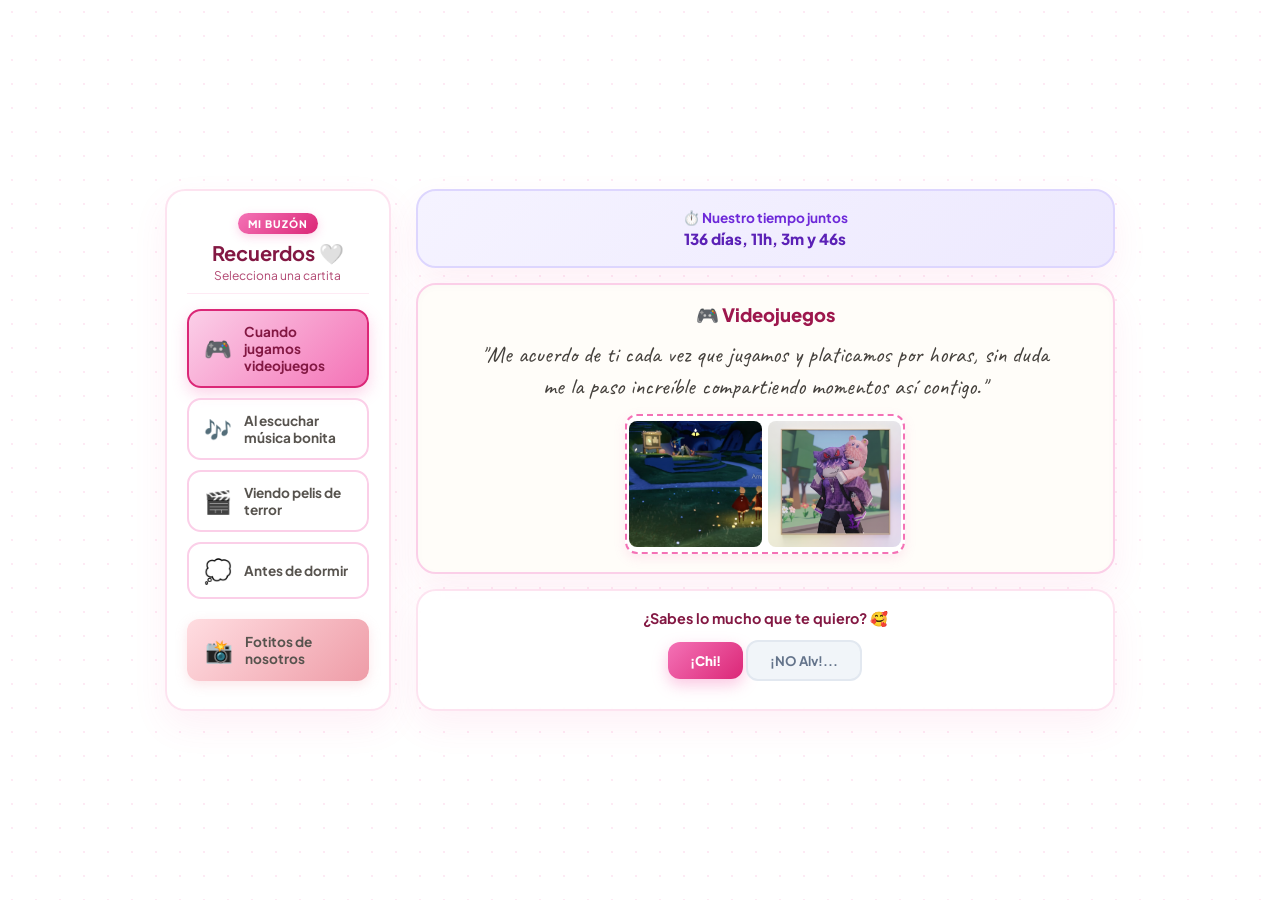
<file: index.html>
<!DOCTYPE html>
<html lang="es">
<head>
    <meta charset="UTF-8">
    <meta name="viewport" content="width=device-width, initial-scale=1.0">
    <title>Cosas que me recuerdan a ti 💌</title>
    <link rel="stylesheet" href="style.css">
    <link href="https://fonts.googleapis.com/css2?family=Plus+Jakarta+Sans:wght@400;600;800&family=Caveat:wght@600&display=swap" rel="stylesheet">
</head>
<body>

    <div class="main-layout">
        
        <!-- ================= COLUMNA IZQUIERDA: LOS 4 BOTONES DE CARTAS ================= -->
        <div class="left-sidebar">
            <div class="sidebar-header">
                <span class="tag">Mi Buzón</span>
                <h2>Recuerdos 🤍</h2>
                <p>Selecciona una cartita</p>
            </div>

            <div class="cards-grid-sidebar">
                <!-- Carta 1: Videojuegos (Tiene 2 imágenes) -->
                <button class="letter-card-btn active" data-target="carta1">
                    <span class="card-icon">🎮</span>
                    <span class="card-title">Cuando jugamos videojuegos</span>
                </button>

                <!-- Carta 2: Música bonita -->
                <button class="letter-card-btn" data-target="carta2">
                    <span class="card-icon">🎶</span>
                    <span class="card-title">Al escuchar música bonita</span>
                </button>

                <!-- Carta 3: Películas de terror -->
                <button class="letter-card-btn" data-target="carta3">
                    <span class="card-icon">🎬</span>
                    <span class="card-title">Viendo pelis de terror</span>
                </button>

                <!-- Carta 4: Pensar en él acostado -->
                <button class="letter-card-btn" data-target="carta4">
                    <span class="card-icon">💭</span>
                    <span class="card-title">Antes de dormir</span>
                </button>

                <!-- Botón de redirección: Fotitos de nosotros -->
                <a href="nosotros.html" class="extra-redirect-btn">
                    <span class="card-icon">📸</span>
                    <span class="card-title">Fotitos de nosotros</span>
                </a>
            </div>
        </div>

        <!-- ================= COLUMNA DERECHA: PANTALLA DE INFORMACIÓN ================= -->
        <div class="right-content-panel">
            
            <!-- Contador de tiempo superior -->
            <div class="info-card counter-card">
                <h3>⏱️ Nuestro tiempo juntos</h3>
                <div id="counter">Calculando momentos...</div>
            </div>

            <!-- Panel donde cambia la información según la carta seleccionada -->
            <div class="info-card display-card">
                
                <!-- CARTA 1 -->
                <div class="content-pane active-pane" id="carta1">
                    <h3>🎮 Videojuegos</h3>
                    <p class="handwritten-text">"Me acuerdo de ti cada vez que jugamos y platicamos por horas, sin duda me la paso increíble compartiendo momentos así contigo."</p>
                    <div class="double-img-frame">
                        <img src="images/fotojuego.jpeg" alt="Recuerdo 1 - Parte A">
                        <img src="images/foto1.jpg" alt="Recuerdo 1 - Parte B">
                    </div>
                </div>

                <!-- CARTA 2 -->
               <div class="content-pane" id="carta2">
                    <h3>🎶 Al escuchar música bonita</h3>
                    <p class="handwritten-text">"Hay canciones que suenan y automáticamente pienso en ti, en tus pláticas y en lo mucho que gustaría estar a tu lado."</p>
                    
                    <div class="triple-img-frame">
                        <img src="images/musica1.jpeg" alt="Canción 1">
                        <img src="images/musica2.jpeg" alt="Canción 2">
                        <img src="images/musica3.jpeg" alt="Canción 3">
                    </div>

                    <a href="https://open.spotify.com/playlist/58lTkAczyCamI6w68VBUKx?si=KwWoGe0wRruUcgu0gqG-pw&utm_source=copy-link&pi=WupDKWzWT5ekM" target="_blank" class="spotify-btn">
                        🎧 Más canciones que me recuerdan a ti
                    </a>
                </div>

                <!-- CARTA 3 -->
                <div class="content-pane" id="carta3">
                    <h3>🎬 Viendo pelis de terror</h3>
                    <p class="handwritten-text">"Me encanta compartir contigo ese gusto por las pelis de terror, aunque te den miedo jajaja, me encanta poder abrazarte,
                        besarte y sentirte cuando estamos juntos, y esa es una de las cosas que siempre me harán recordarte."</p>
                    <div class="single-img-frame">
                        <img src="images/imagen1.jpeg" alt="Recuerdo de terror">
                    </div>
                </div>

                <!-- CARTA 4: Antes de dormir (Con video) -->
                <div class="content-pane" id="carta4">
                    <h3>💭 Antes de dormir (Acostado)</h3>
                    <p class="handwritten-text">"Cuando ya estoy acostado en mi cama, cierro los ojos y pienso en lo bonito que sería que estuvieras aquí a mi lado,
                        abrazaditos, besandonosss y siendo muy felicess."</p>
                    
                    <div class="video-frame">
                        <video controls autoplay muted loop playsinline>
                            <source src="images/video1.mp4" type="video/mp4">
                            Tu navegador no soporta videos.
                        </video>
                    </div>
                </div>

            </div>

            <div class="info-card question-card">
                <h3>¿Sabes lo mucho que te quiero? 🥰</h3>
                <div class="buttons-container">
                    <button id="yes-btn" class="primary-btn">¡Chi!</button>
                    <button id="no-btn" class="secondary-btn">¡NO Alv!...</button>
                </div>
                <p id="response-msg"></p>
            </div>

        </div>

    </div>

    <script src="script.js"></script>
</body>
</html>
</file>
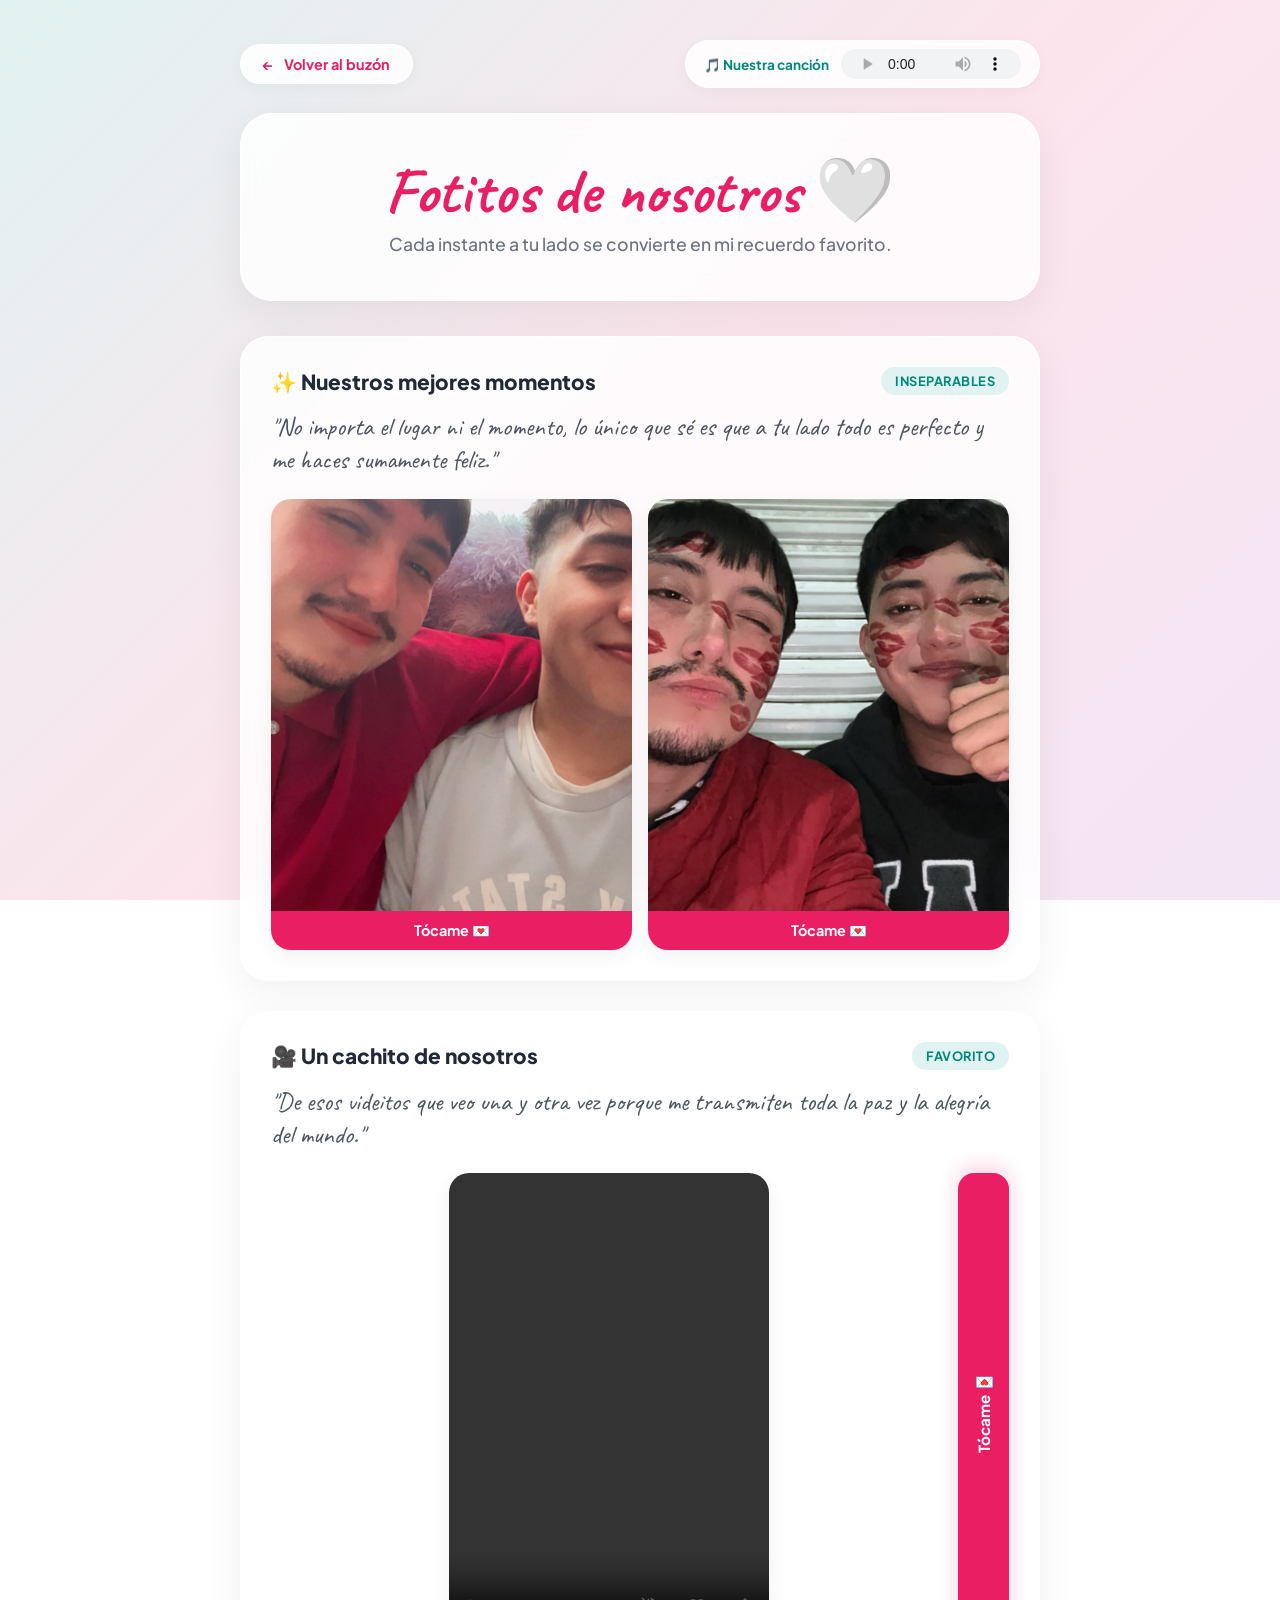
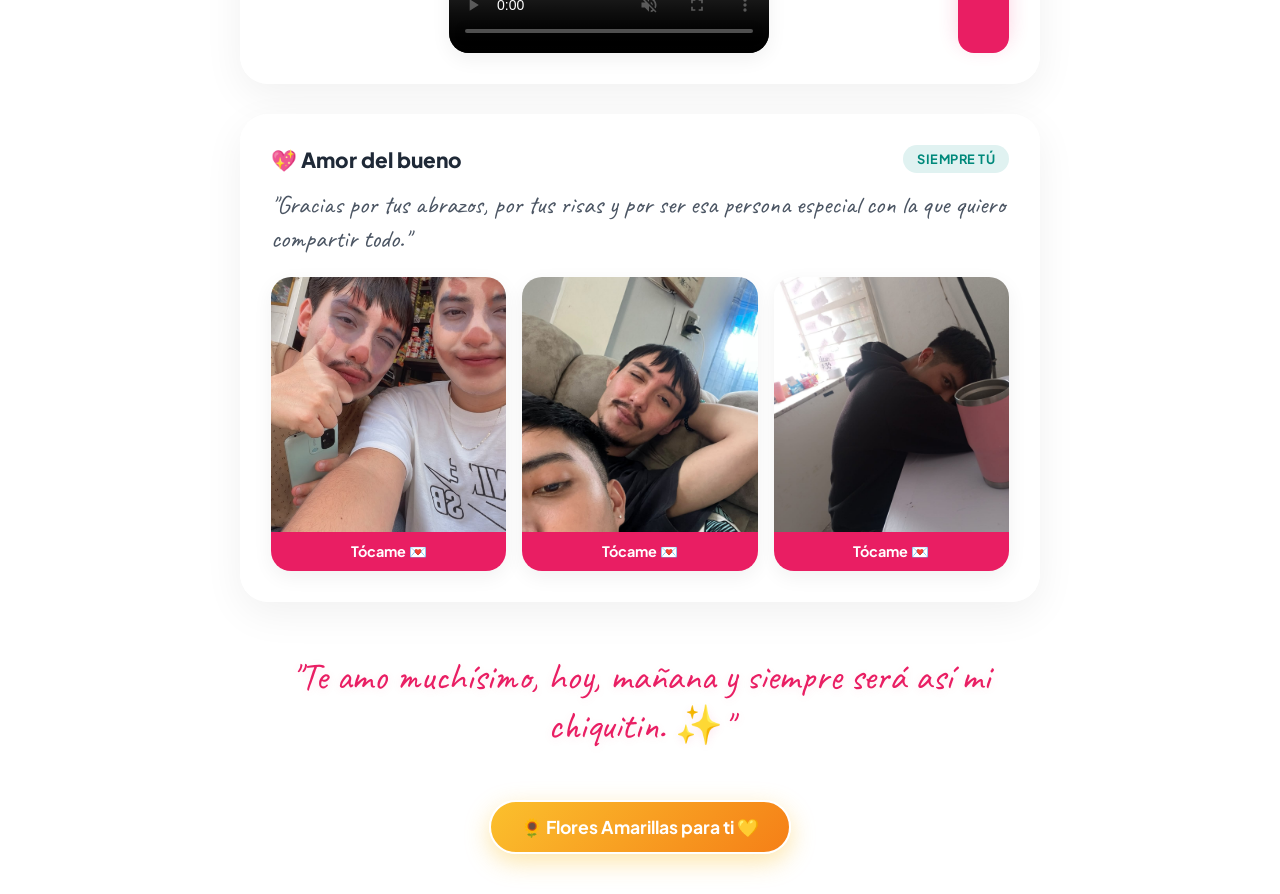
<file: nosotros.html>
<!DOCTYPE html>
<html lang="es">
<head>
    <meta charset="UTF-8">
    <meta name="viewport" content="width=device-width, initial-scale=1.0">
    <title>Nuestros Momentos 🤍</title>
    <link href="https://fonts.googleapis.com/css2?family=Plus+Jakarta+Sans:wght@400;500;600;700;800&family=Caveat:wght@500;700&display=swap" rel="stylesheet">
    <style>
        :root {
            --bg-gradient: linear-gradient(135deg, #e0f2f1 0%, #fce4ec 50%, #f3e5f5 100%);
            --glass-bg: rgba(255, 255, 255, 0.85);
            --glass-border: rgba(255, 255, 255, 0.95);
            --primary-pink: #e91e63;
            --accent-teal: #00897b;
            --text-color: #374151;
            --card-shadow: 0 12px 40px rgba(0, 0, 0, 0.06);
        }

        * {
            box-sizing: border-box;
            margin: 0;
            padding: 0;
        }

        body {
            font-family: 'Plus Jakarta Sans', sans-serif;
            background: var(--bg-gradient);
            background-attachment: fixed;
            min-height: 100vh;
            color: var(--text-color);
            padding: 40px 20px;
            display: flex;
            justify-content: center;
            overflow-x: hidden;
            position: relative;
        }

        /* CORAZONES FLOTANTES AUTOMÁTICOS DE FONDO */
        .floating-heart {
            position: fixed;
            bottom: -50px;
            font-size: 1.8rem;
            user-select: none;
            pointer-events: none;
            z-index: 9999;
            animation: floatUpAnimation 5s linear forwards;
            filter: drop-shadow(0 2px 6px rgba(233, 30, 99, 0.3));
        }

        @keyframes floatUpAnimation {
            0% {
                transform: translateY(0) scale(0.5) rotate(0deg);
                opacity: 0;
            }
            15% {
                opacity: 0.9;
            }
            85% {
                opacity: 0.9;
            }
            100% {
                transform: translateY(-110vh) scale(1.3) rotate(360deg);
                opacity: 0;
            }
        }

        .page-wrapper {
            width: 100%;
            max-width: 800px;
            position: relative;
            z-index: 2;
        }

        .top-bar {
            display: flex;
            justify-content: space-between;
            align-items: center;
            margin-bottom: 25px;
            gap: 15px;
            flex-wrap: wrap;
        }

        .back-btn {
            display: inline-flex;
            align-items: center;
            gap: 10px;
            text-decoration: none;
            background: var(--glass-bg);
            backdrop-filter: blur(12px);
            color: var(--primary-pink);
            padding: 10px 22px;
            border-radius: 50px;
            font-weight: 700;
            font-size: 0.9rem;
            box-shadow: 0 4px 15px rgba(0, 0, 0, 0.04);
            border: 1px solid var(--glass-border);
            transition: all 0.3s ease;
        }

        .back-btn:hover {
            background: var(--primary-pink);
            color: #fff;
            transform: translateY(-3px);
        }

        .music-widget {
            display: flex;
            align-items: center;
            gap: 12px;
            background: var(--glass-bg);
            backdrop-filter: blur(12px);
            padding: 8px 18px;
            border-radius: 50px;
            border: 1px solid var(--glass-border);
            box-shadow: 0 4px 15px rgba(0, 0, 0, 0.04);
        }

        .music-widget span {
            font-size: 0.85rem;
            font-weight: 700;
            color: var(--accent-teal);
        }

        .music-widget audio {
            height: 30px;
            width: 180px;
        }

        .hero-header {
            background: var(--glass-bg);
            backdrop-filter: blur(16px);
            border: 1px solid var(--glass-border);
            padding: 45px 30px;
            border-radius: 32px;
            text-align: center;
            box-shadow: var(--card-shadow);
            margin-bottom: 35px;
        }

        .hero-header h1 {
            font-family: 'Caveat', cursive;
            font-size: 4rem;
            color: var(--primary-pink);
            margin-bottom: 10px;
            line-height: 1;
        }

        .hero-header p {
            font-size: 1.1rem;
            color: #6b7280;
            font-weight: 500;
        }

        .memories-container {
            display: flex;
            flex-direction: column;
            gap: 30px;
        }

        .memory-box {
            background: var(--glass-bg);
            backdrop-filter: blur(16px);
            border: 1px solid var(--glass-border);
            border-radius: 28px;
            padding: 30px;
            box-shadow: var(--card-shadow);
            transition: transform 0.3s ease;
        }

        .memory-box:hover {
            transform: translateY(-4px);
        }

        .memory-info {
            display: flex;
            justify-content: space-between;
            align-items: center;
            margin-bottom: 15px;
        }

        .memory-label {
            font-size: 1.3rem;
            font-weight: 800;
            color: #1f2937;
        }

        .memory-badge {
            font-size: 0.8rem;
            background: #e0f2f1;
            color: var(--accent-teal);
            padding: 6px 14px;
            border-radius: 20px;
            font-weight: 700;
            letter-spacing: 0.5px;
            text-transform: uppercase;
        }

        .memory-quote {
            font-family: 'Caveat', cursive;
            font-size: 1.6rem;
            color: #4b5563;
            margin-bottom: 22px;
            line-height: 1.3;
        }

        .media-grid-modern {
            display: grid;
            grid-template-columns: repeat(auto-fit, minmax(220px, 1fr));
            gap: 16px;
        }

        .media-slot {
            border-radius: 20px;
            overflow: hidden;
            background: #fff;
            box-shadow: 0 6px 20px rgba(0, 0, 0, 0.06);
            aspect-ratio: 4 / 5;
            position: relative;
            display: flex;
            flex-direction: column;
        }

        .media-slot img, 
        .media-slot video {
            width: 100%;
            height: 100%;
            object-fit: cover;
            display: block;
            transition: transform 0.6s ease;
        }

        .media-slot:hover img {
            transform: scale(1.06);
        }

        /* ESTILOS ESPECÍFICOS PARA EL CONTENEDOR DEL VIDEO (MÁS ALTO Y CON BOTÓN A UN LADO) */
        .video-container-flex {
            display: flex;
            gap: 12px;
            align-items: stretch;
            grid-column: 1 / -1;
        }

       .media-slot.video-slot {
            aspect-ratio: 9 / 16;
            max-width: 320px;
            max-height: 480px;
            margin: 0 auto;
            flex: unset;
            width: 100%;
            grid-column: auto;
        }

        .tocame-video-btn {
            background: var(--primary-pink);
            color: white;
            border: none;
            padding: 0 16px;
            border-radius: 16px;
            font-family: 'Plus Jakarta Sans', sans-serif;
            font-weight: 700;
            font-size: 0.95rem;
            cursor: pointer;
            transition: background 0.3s ease;
            display: flex;
            align-items: center;
            justify-content: center;
            box-shadow: 0 6px 20px rgba(233, 30, 99, 0.2);
            writing-mode: vertical-lr; /* Pone el texto vertical de lado de manera estética */
            transform: rotate(180deg);
        }

        .tocame-video-btn:hover {
            background: #d81b60;
        }

        /* ESTILOS PARA EL BOTÓN Y EL MENSAJE FLOTANTE EN FOTOS */
        .tocame-btn {
            background: var(--primary-pink);
            color: white;
            border: none;
            padding: 10px;
            font-family: 'Plus Jakarta Sans', sans-serif;
            font-weight: 700;
            font-size: 0.9rem;
            cursor: pointer;
            transition: background 0.3s ease;
            width: 100%;
            text-align: center;
        }

        .tocame-btn:hover {
            background: #d81b60;
        }

        .media-slot-wrapper {
            position: relative;
        }

        .floating-message {
            display: none;
            position: absolute;
            top: 0;
            left: 105%;
            width: 220px;
            background: #ffffff;
            border: 2px solid var(--primary-pink);
            padding: 15px;
            border-radius: 16px;
            box-shadow: 0 10px 30px rgba(233, 30, 99, 0.2);
            font-family: 'Caveat', cursive;
            font-size: 1.4rem;
            color: #880e4f;
            z-index: 100;
            animation: fadeInSide 0.3s ease;
        }

        .floating-message.show {
            display: block;
        }

        @keyframes fadeInSide {
            from { opacity: 0; transform: translateX(-10px); }
            to { opacity: 1; transform: translateX(0); }
        }

        .footer-message {
            text-align: center;
            padding: 50px 20px 20px;
            font-family: 'Caveat', cursive;
            font-size: 2.4rem;
            color: var(--primary-pink);
            text-shadow: 0 2px 10px rgba(233, 30, 99, 0.1);
        }

        @media (max-width: 768px) {
            body { padding: 15px 10px; }
            .hero-header h1 { font-size: 3.2rem; }
            .music-widget { width: 100%; justify-content: center; }
            .top-bar { justify-content: center; }
            
            .video-container-flex {
                flex-direction: column;
            }
            .tocame-video-btn {
                writing-mode: horizontal-tb;
                transform: none;
                padding: 12px;
                width: 100%;
            }

            .floating-message {
                left: 0;
                top: 105%;
                width: 100%;
            }
        }
    </style>
</head>
<body>

    <div class="page-wrapper">
        
        <!-- Barra superior: Regresar + Música -->
        <div class="top-bar">
            <a href="index.html" class="back-btn">
                <span>←</span> Volver al buzón
            </a>

            <!-- Reproductor de música de fondo -->
            <div class="music-widget">
                <span>🎵 Nuestra canción</span>
                <audio controls loop>
                    <source src="images/cancion.m4a" type="audio/mp3">
                    Tu navegador no soporta audio.
                </audio>
            </div>
        </div>

        <!-- Encabezado Estético -->
        <header class="hero-header">
            <h1>Fotitos de nosotros 🤍</h1>
            <p>Cada instante a tu lado se convierte en mi recuerdo favorito.</p>
        </header>

        <!-- Bloques de Recuerdos -->
        <div class="memories-container">
            
            <!-- Recuerdo 1 -->
            <div class="memory-box">
                <div class="memory-info">
                    <span class="memory-label">✨ Nuestros mejores momentos</span>
                    <span class="memory-badge">Inseparables</span>
                </div>
                <p class="memory-quote">"No importa el lugar ni el momento, lo único que sé es que a tu lado todo es perfecto y me haces sumamente feliz."</p>
                
                <div class="media-grid-modern">
                    <div class="media-slot-wrapper">
                        <div class="media-slot">
                            <div style="flex: 1; overflow: hidden;">
                                <img src="images/Momento3.jpeg" alt="Recuerdo 1">
                            </div>
                            <button class="tocame-btn" onclick="toggleMessage('msg1')">Tócame 💌</button>
                        </div>
                        <div id="msg1" class="floating-message">
                            "Esta fue nuestra primer fotito juntos y le guardo un gran cariño mi amor."
                        </div>
                    </div>

                    <div class="media-slot-wrapper">
                        <div class="media-slot">
                            <div style="flex: 1; overflow: hidden;">
                                <img src="images/Momento4.jpeg" alt="Recuerdo 2">
                            </div>
                            <button class="tocame-btn" onclick="toggleMessage('msg2')">Tócame 💌</button>
                        </div>
                        <div id="msg2" class="floating-message">
                            "ESta fotito fue la segunda vez que salimos, a comer taquitos y platicar un rato."
                        </div>
                    </div>
                </div>
            </div>

            <!-- Recuerdo 2 (Video ajustado con botón a un lado) -->
            <div class="memory-box">
                <div class="memory-info">
                    <span class="memory-label">🎥 Un cachito de nosotros</span>
                    <span class="memory-badge">Favorito</span>
                </div>
                <p class="memory-quote">"De esos videitos que veo una y otra vez porque me transmiten toda la paz y la alegría del mundo."</p>
                
                <div class="media-grid-modern">
                    <div class="media-slot-wrapper" style="grid-column: 1 / -1;">
                        <div class="video-container-flex">
                            <div class="media-slot video-slot">
                                <video controls autoplay muted loop playsinline style="width: 100%; height: 100%; display: block;">
                                    <source src="images/WhatsApp Video 2026-09-21 at 8.36.11 PM.mp4" type="video/mp4">
                                    Tu navegador no soporta videos.
                                </video>
                            </div>
                            <button class="tocame-video-btn" onclick="toggleMessage('msgVideo')">Tócame 💌</button>
                        </div>
                        <div id="msgVideo" class="floating-message">
                            "Una recopilación de los pequeños pero grandiosos momentos a tu ladito mi amorrrr, te amooo."
                        </div>
                    </div>
                </div>
            </div>

            <!-- Recuerdo 3: Las 3 imágenes -->
            <div class="memory-box">
                <div class="memory-info">
                    <span class="memory-label">💖 Amor del bueno</span>
                    <span class="memory-badge">Siempre tú</span>
                </div>
                <p class="memory-quote">"Gracias por tus abrazos, por tus risas y por ser esa persona especial con la que quiero compartir todo."</p>
                
                <div class="media-grid-modern">
                    <div class="media-slot-wrapper">
                        <div class="media-slot">
                            <div style="flex: 1; overflow: hidden;">
                                <img src="images/Momento6.jpeg" alt="Recuerdo 3">
                            </div>
                            <button class="tocame-btn" onclick="toggleMessage('msg3')">Tócame 💌</button>
                        </div>
                        <div id="msg3" class="floating-message">
                            "Cualquier momento y actividad a tu lado es increíble para mí."
                        </div>
                    </div>

                    <div class="media-slot-wrapper">
                        <div class="media-slot">
                            <div style="flex: 1; overflow: hidden;">
                                <img src="images/Momento2.jpeg" alt="Recuerdo 4">
                            </div>
                            <button class="tocame-btn" onclick="toggleMessage('msg4')">Tócame 💌</button>
                        </div>
                        <div id="msg4" class="floating-message">
                            "Uno de los tantos días que fuí a tu casita, y me permitiste entrar a tu casa."
                        </div>
                    </div>

                    <div class="media-slot-wrapper">
                        <div class="media-slot">
                            <div style="flex: 1; overflow: hidden;">
                                <img src="images/Momento5.jpeg" alt="Recuerdo 5">
                            </div>
                            <button class="tocame-btn" onclick="toggleMessage('msg5')">Tócame 💌</button>
                        </div>
                        <div id="msg5" class="floating-message">
                            "Contigo quiero vivir mil aventuras más y seguir juntando y haciendo momentos juntos, porque hasta cuando no hacemos nada, para mí ya es mucho por la simple razón de estar a tu lado."
                        </div>
                    </div>
                </div>
            </div>

        </div>

        <!-- Pie de página -->
        <div class="footer-message">
            "Te amo muchísimo, hoy, mañana y siempre será así mi chiquitin. ✨"
        </div>

        <!-- Botón agregado al final con el enlace de las flores amarillas -->
        <div style="text-align: center; margin-top: 30px;">
           <a href="galaxia-flores-amarillas.html" style="display: inline-flex; align-items: center; justify-content: center; gap: 10px; background: linear-gradient(135deg, #fbc02d, #f57f17); color: #fff; text-decoration: none; padding: 14px 30px; border-radius: 50px; font-family: 'Plus Jakarta Sans', sans-serif; font-weight: 700; font-size: 1.1rem; box-shadow: 0 8px 25px rgba(251, 192, 45, 0.4); border: 2px solid #fff; transition: all 0.3s ease;">
                🌻 Flores Amarillas para ti 💛
            </a>
        </div>

    </div>

    <!-- Script para los corazones y el despliegue del mensaje a un lado -->
    <script>
        function spawnFloatingHeart() {
            const heart = document.createElement('div');
            heart.classList.add('floating-heart');
            
            const symbols = ['❤️', '💖', '🤍', '✨', '💕', '💗'];
            heart.innerHTML = symbols[Math.floor(Math.random() * symbols.length)];
            
            heart.style.left = Math.random() * 95 + 'vw';
            heart.style.fontSize = (Math.random() * 1.2 + 1) + 'rem';
            
            const duration = Math.random() * 3 + 4;
            heart.style.animationDuration = duration + 's';
            
            document.body.appendChild(heart);

            setTimeout(() => {
                heart.remove();
            }, duration * 1000);
        }

        setInterval(spawnFloatingHeart, 350);

        function toggleMessage(msgId) {
            const msg = document.getElementById(msgId);
            document.querySelectorAll('.floating-message').forEach(m => {
                if(m.id !== msgId) m.classList.remove('show');
            });
            msg.classList.toggle('show');
        }
    </script>
    <script>
    // Reproduce la música automáticamente al primer toque o clic del usuario en la página
    document.addEventListener('click', function() {
        const audio = document.querySelector('audio');
        if (audio && audio.paused) {
            audio.play().catch(e => console.log("Audio play prevented"));
        }
    }, { once: true }); // Se ejecuta solo una vez al entrar
</script>
</body>
</html>
</file>
<file: style.css>
* {
    margin: 0;
    padding: 0;
    box-sizing: border-box;
    font-family: 'Plus Jakarta Sans', sans-serif;
}

body {
    /* Fondo pastel suave y romántico (degradado lila/rosa con puntitos sutiles) */
    background: linear-gradient(135deg, #fce7f3 0%, #f3e8ff 50%, #e0f2fe 100%);
    background-image: radial-gradient(rgba(244, 114, 182, 0.15) 1.5px, transparent 1.5px);
    background-size: 24px 24px;
    min-height: 100vh;
    display: flex;
    justify-content: center;
    align-items: center;
    padding: 20px;
    color: #4b5563;
}

/* Layout principal de dos columnas */
.main-layout {
    display: flex;
    gap: 25px;
    max-width: 950px;
    width: 100%;
    align-items: stretch;
}

/* ================= COLUMNA IZQUIERDA ================= */
.left-sidebar {
    width: 320px;
    background: rgba(255, 255, 255, 0.8);
    backdrop-filter: blur(12px);
    border: 2px solid rgba(244, 114, 182, 0.2);
    border-radius: 20px;
    padding: 20px;
    display: flex;
    flex-direction: column;
    gap: 15px;
    box-shadow: 0 15px 35px rgba(236, 72, 153, 0.08);
}

.sidebar-header {
    text-align: center;
    padding-bottom: 10px;
    border-bottom: 1px solid rgba(244, 114, 182, 0.15);
}

.tag {
    background: linear-gradient(135deg, #f472b6 0%, #db2777 100%);
    color: white;
    font-size: 0.65rem;
    font-weight: 800;
    padding: 4px 10px;
    border-radius: 20px;
    text-transform: uppercase;
    letter-spacing: 1px;
    box-shadow: 0 3px 10px rgba(244, 114, 182, 0.3);
}

.sidebar-header h2 {
    font-size: 1.25rem;
    color: #831843;
    margin-top: 8px;
    margin-bottom: 2px;
}

.sidebar-header p {
    font-size: 0.75rem;
    color: #9d174d;
    opacity: 0.8;
}

.cards-grid-sidebar {
    display: flex;
    flex-direction: column;
    gap: 10px;
}

/* Botones en forma de carta del lado izquierdo (Tonos pastel) */
.letter-card-btn {
    background: rgba(255, 255, 255, 0.6);
    border: 2px solid #fbcfe8;
    border-radius: 14px;
    padding: 12px 15px;
    display: flex;
    align-items: center;
    gap: 12px;
    cursor: pointer;
    transition: all 0.25s ease;
    text-align: left;
}

.letter-card-btn:hover {
    background: #fdf2f8;
    border-color: #f472b6;
    transform: translateX(4px);
}

.letter-card-btn.active {
    background: linear-gradient(135deg, #fbcfe8 0%, #f472b6 100%);
    border-color: #db2777;
    box-shadow: 0 6px 15px rgba(244, 114, 182, 0.3);
}

.letter-card-btn.active .card-title {
    color: #831843;
}

.card-icon {
    font-size: 1.4rem;
}

.card-title {
    font-size: 0.85rem;
    font-weight: 700;
    color: #57534e;
}

/* ================= COLUMNA DERECHA ================= */
.right-content-panel {
    flex-grow: 1;
    display: flex;
    flex-direction: column;
    gap: 15px;
}

.info-card {
    background: rgba(255, 255, 255, 0.8);
    backdrop-filter: blur(12px);
    border: 2px solid rgba(244, 114, 182, 0.2);
    border-radius: 20px;
    padding: 18px 20px;
    box-shadow: 0 15px 35px rgba(236, 72, 153, 0.08);
}

/* Tarjeta contador con toque lila/dorado suave */
.counter-card {
    text-align: center;
    background: linear-gradient(135deg, #f5f3ff 0%, #ede9fe 100%);
    border-color: #ddd6fe;
}

.counter-card h3 {
    color: #6d28d9;
    font-size: 0.85rem;
    margin-bottom: 3px;
    font-weight: 700;
}

#counter {
    font-size: 0.95rem;
    font-weight: 800;
    color: #5b21b6;
}

/* Panel de visualización de contenido derecho (Estilo papel de carta con tono cálido) */
.display-card {
    background: #fffdf9;
    color: #2d2327;
    border: 2px solid #fbcfe8;
    min-height: 280px;
    display: flex;
    align-items: center;
    justify-content: center;
    box-shadow: inset 0 2px 8px rgba(0,0,0,0.02), 0 15px 35px rgba(236, 72, 153, 0.08);
}

.content-pane {
    display: none;
    flex-direction: column;
    align-items: center;
    text-align: center;
    gap: 12px;
    width: 100%;
}

.content-pane.active-pane {
    display: flex;
}

.content-pane h3 {
    font-family: 'Plus Jakarta Sans', sans-serif;
    font-size: 1.15rem;
    color: #9d174d;
    font-weight: 800;
}

.handwritten-text {
    font-family: 'Caveat', cursive;
    font-size: 1.45rem;
    line-height: 1.35;
    color: #44403c;
    max-width: 90%;
}

/* Marcos para fotos individuales o dobles con detalles pastel */
.single-img-frame {
    width: 100%;
    max-width: 240px;
    height: 140px;
    border: 2px dashed #f472b6;
    border-radius: 12px;
    padding: 5px;
    background: #ffffff;
    overflow: hidden;
    box-shadow: 0 4px 12px rgba(244, 114, 182, 0.15);
}

.single-img-frame img {
    width: 100%;
    height: 100%;
    object-fit: cover;
    border-radius: 8px;
}

.double-img-frame {
    width: 100%;
    max-width: 280px;
    height: 140px;
    border: 2px dashed #f472b6;
    border-radius: 12px;
    padding: 5px;
    background: #ffffff;
    display: flex;
    gap: 6px;
    justify-content: center;
    align-items: center;
    overflow: hidden;
    box-shadow: 0 4px 12px rgba(244, 114, 182, 0.15);
}

.double-img-frame img {
    width: 50%;
    height: 100%;
    object-fit: cover;
    border-radius: 8px;
}

/* Tarjeta pregunta final */
.question-card {
    text-align: center;
    background: rgba(255, 255, 255, 0.8);
}

.question-card h3 {
    font-size: 0.9rem;
    color: #831843;
    margin-bottom: 12px;
    font-weight: 700;
}

./* Contenedor de botones ordenado y disperso */
.buttons-container {
    display: flex;
    justify-content: center;
    align-items: center;
    gap: 20px; /* Espacio cómodo entre los dos botones */
    margin-top: 10px;
    min-height: 50px;
}

/* Botón principal rosa amor */
.primary-btn {
    background: linear-gradient(135deg, #f472b6 0%, #db2777 100%);
    color: white;
    border: none;
    padding: 10px 22px;
    border-radius: 12px;
    font-weight: 800;
    font-size: 0.82rem;
    cursor: pointer;
    box-shadow: 0 6px 15px rgba(244, 114, 182, 0.4);
    transition: transform 0.2s ease;
    z-index: 2;
}

.primary-btn:hover {
    transform: scale(1.05);
}

/* Botón secundario ("Mmm...") separado y libre al moverse */
.secondary-btn {
    background: #f1f5f9;
    color: #64748b;
    border: 2px solid #e2e8f0;
    padding: 10px 22px;
    border-radius: 12px;
    font-weight: 700;
    font-size: 0.82rem;
    cursor: pointer;
    transition: transform 0.15s ease-out;
    z-index: 3;
}

/* Mensaje de respuesta con toque verde agua (Mint) súper fresco */
#response-msg {
    margin-top: 10px;
    font-weight: 800;
    color: #0d9488; /* Verde agua / esmeralda suave */
    font-size: 0.85rem;
}

/* Responsivo para celulares */
@media (max-width: 850px) {
    .main-layout {
        flex-direction: column;
    }
    .left-sidebar {
        width: 100%;
    }
}
/* Marco especial para 3 imágenes en la sección de música */
.triple-img-frame {
    width: 100%;
    max-width: 300px;
    height: 120px;
    border: 2px dashed #f472b6;
    border-radius: 12px;
    padding: 4px;
    background: #ffffff;
    display: flex;
    gap: 5px;
    justify-content: center;
    align-items: center;
    overflow: hidden;
    box-shadow: 0 4px 12px rgba(244, 114, 182, 0.15);
}

.triple-img-frame img {
    width: calc(33.333% - 4px);
    height: 100%;
    object-fit: cover;
    border-radius: 8px;
}

/* Botón especial para Spotify */
.spotify-btn {
    display: inline-block;
    background: linear-gradient(135deg, #1db954 0%, #169341 100%); /* Verde característico de Spotify pero adaptado */
    color: white;
    text-decoration: none;
    font-family: 'Plus Jakarta Sans', sans-serif;
    font-size: 0.78rem;
    font-weight: 700;
    padding: 9px 16px;
    border-radius: 20px;
    box-shadow: 0 4px 12px rgba(29, 185, 84, 0.3);
    transition: transform 0.2s ease, box-shadow 0.2s ease;
    margin-top: 4px;
}

.spotify-btn:hover {
    transform: scale(1.04);
    box-shadow: 0 6px 16px rgba(29, 185, 84, 0.4);
}
/* Marco especial para videos en la carta 4 */
.video-frame {
    width: 100%;
    max-width: 260px;
    height: 150px;
    border: 2px dashed #f472b6;
    border-radius: 12px;
    padding: 4px;
    background: #ffffff;
    overflow: hidden;
    box-shadow: 0 4px 12px rgba(244, 114, 182, 0.15);
    display: flex;
    justify-content: center;
    align-items: center;
}

.video-frame video {
    width: 100%;
    height: 100%;
    object-fit: cover;
    border-radius: 8px;
}
/* Agrega estos estilos en tu archivo style.css */
.extra-redirect-btn {
    display: flex;
    align-items: center;
    gap: 12px;
    width: 100%;
    padding: 14px 18px;
    margin-top: 10px;
    background: linear-gradient(135deg, #ffdde1, #ee9ca7);
    border: none;
    border-radius: 12px;
    font-family: 'Plus Jakarta Sans', sans-serif;
    font-weight: 600;
    color: #5d4037;
    text-decoration: none;
    cursor: pointer;
    box-shadow: 0 4px 12px rgba(238, 156, 167, 0.25);
    transition: all 0.3s ease;
}

.extra-redirect-btn:hover {
    transform: translateY(-2px);
    box-shadow: 0 6px 16px rgba(238, 156, 167, 0.4);
    background: linear-gradient(135deg, #ffccd5, #e68593);
}
</file>
